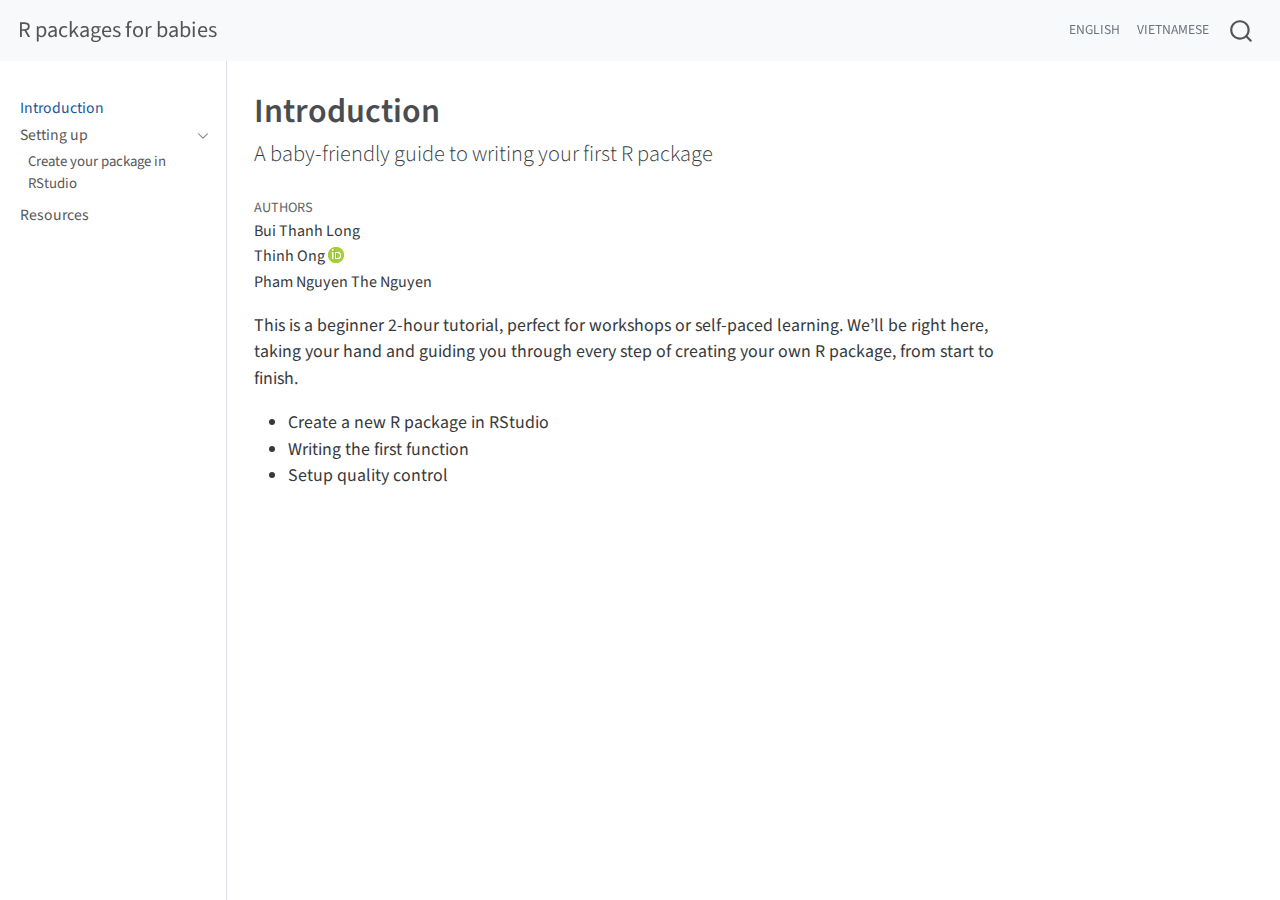
<file: docs/index.html>
<!DOCTYPE html>
<html xmlns="http://www.w3.org/1999/xhtml" lang="en" xml:lang="en"><head>

<meta charset="utf-8">
<meta name="generator" content="quarto-1.3.353">

<meta name="viewport" content="width=device-width, initial-scale=1.0, user-scalable=yes">

<meta name="author" content="Bui Thanh Long">
<meta name="author" content="Thinh Ong">
<meta name="author" content="Pham Nguyen The Nguyen">

<title>R packages for babies - Introduction</title>
<style>
code{white-space: pre-wrap;}
span.smallcaps{font-variant: small-caps;}
div.columns{display: flex; gap: min(4vw, 1.5em);}
div.column{flex: auto; overflow-x: auto;}
div.hanging-indent{margin-left: 1.5em; text-indent: -1.5em;}
ul.task-list{list-style: none;}
ul.task-list li input[type="checkbox"] {
  width: 0.8em;
  margin: 0 0.8em 0.2em -1em; /* quarto-specific, see https://github.com/quarto-dev/quarto-cli/issues/4556 */ 
  vertical-align: middle;
}
</style>


<script src="site_libs/quarto-nav/quarto-nav.js"></script>
<script src="site_libs/quarto-nav/headroom.min.js"></script>
<script src="site_libs/clipboard/clipboard.min.js"></script>
<script src="site_libs/quarto-search/autocomplete.umd.js"></script>
<script src="site_libs/quarto-search/fuse.min.js"></script>
<script src="site_libs/quarto-search/quarto-search.js"></script>
<meta name="quarto:offset" content="./">
<script src="site_libs/quarto-html/quarto.js"></script>
<script src="site_libs/quarto-html/popper.min.js"></script>
<script src="site_libs/quarto-html/tippy.umd.min.js"></script>
<script src="site_libs/quarto-html/anchor.min.js"></script>
<link href="site_libs/quarto-html/tippy.css" rel="stylesheet">
<link href="site_libs/quarto-html/quarto-syntax-highlighting.css" rel="stylesheet" id="quarto-text-highlighting-styles">
<script src="site_libs/bootstrap/bootstrap.min.js"></script>
<link href="site_libs/bootstrap/bootstrap-icons.css" rel="stylesheet">
<link href="site_libs/bootstrap/bootstrap.min.css" rel="stylesheet" id="quarto-bootstrap" data-mode="light">
<script id="quarto-search-options" type="application/json">{
  "location": "navbar",
  "copy-button": false,
  "collapse-after": 3,
  "panel-placement": "end",
  "type": "overlay",
  "limit": 20,
  "language": {
    "search-no-results-text": "No results",
    "search-matching-documents-text": "matching documents",
    "search-copy-link-title": "Copy link to search",
    "search-hide-matches-text": "Hide additional matches",
    "search-more-match-text": "more match in this document",
    "search-more-matches-text": "more matches in this document",
    "search-clear-button-title": "Clear",
    "search-detached-cancel-button-title": "Cancel",
    "search-submit-button-title": "Submit"
  }
}</script>


</head>

<body class="nav-sidebar docked nav-fixed">

<div id="quarto-search-results"></div>
  <header id="quarto-header" class="headroom fixed-top">
    <nav class="navbar navbar-expand-lg navbar-dark ">
      <div class="navbar-container container-fluid">
      <div class="navbar-brand-container">
    <a class="navbar-brand" href="./index.html">
    <span class="navbar-title">R packages for babies</span>
    </a>
  </div>
            <div id="quarto-search" class="" title="Search"></div>
          <button class="navbar-toggler" type="button" data-bs-toggle="collapse" data-bs-target="#navbarCollapse" aria-controls="navbarCollapse" aria-expanded="false" aria-label="Toggle navigation" onclick="if (window.quartoToggleHeadroom) { window.quartoToggleHeadroom(); }">
  <span class="navbar-toggler-icon"></span>
</button>
          <div class="collapse navbar-collapse" id="navbarCollapse">
            <ul class="navbar-nav navbar-nav-scroll ms-auto">
  <li class="dropdown-header">
 <span class="menu-text">English</span></li>
  <li class="dropdown-header">
 <span class="menu-text">Vietnamese</span></li>
</ul>
            <div class="quarto-navbar-tools">
</div>
          </div> <!-- /navcollapse -->
      </div> <!-- /container-fluid -->
    </nav>
  <nav class="quarto-secondary-nav">
    <div class="container-fluid d-flex">
      <button type="button" class="quarto-btn-toggle btn" data-bs-toggle="collapse" data-bs-target="#quarto-sidebar,#quarto-sidebar-glass" aria-controls="quarto-sidebar" aria-expanded="false" aria-label="Toggle sidebar navigation" onclick="if (window.quartoToggleHeadroom) { window.quartoToggleHeadroom(); }">
        <i class="bi bi-layout-text-sidebar-reverse"></i>
      </button>
      <nav class="quarto-page-breadcrumbs" aria-label="breadcrumb"><ol class="breadcrumb"><li class="breadcrumb-item"><a href="./index.html">Introduction</a></li></ol></nav>
      <a class="flex-grow-1" role="button" data-bs-toggle="collapse" data-bs-target="#quarto-sidebar,#quarto-sidebar-glass" aria-controls="quarto-sidebar" aria-expanded="false" aria-label="Toggle sidebar navigation" onclick="if (window.quartoToggleHeadroom) { window.quartoToggleHeadroom(); }">      
      </a>
    </div>
  </nav>
</header>
<!-- content -->
<div id="quarto-content" class="quarto-container page-columns page-rows-contents page-layout-article page-navbar">
<!-- sidebar -->
  <nav id="quarto-sidebar" class="sidebar collapse collapse-horizontal sidebar-navigation docked overflow-auto">
    <div class="sidebar-menu-container"> 
    <ul class="list-unstyled mt-1">
        <li class="sidebar-item">
  <div class="sidebar-item-container"> 
  <a href="./index.html" class="sidebar-item-text sidebar-link active">
 <span class="menu-text">Introduction</span></a>
  </div>
</li>
        <li class="sidebar-item sidebar-item-section">
      <div class="sidebar-item-container"> 
            <a class="sidebar-item-text sidebar-link text-start" data-bs-toggle="collapse" data-bs-target="#quarto-sidebar-section-1" aria-expanded="true">
 <span class="menu-text">Setting up</span></a>
          <a class="sidebar-item-toggle text-start" data-bs-toggle="collapse" data-bs-target="#quarto-sidebar-section-1" aria-expanded="true" aria-label="Toggle section">
            <i class="bi bi-chevron-right ms-2"></i>
          </a> 
      </div>
      <ul id="quarto-sidebar-section-1" class="collapse list-unstyled sidebar-section depth1 show">  
          <li class="sidebar-item">
  <div class="sidebar-item-container"> 
  <a href="./create-pkg.html" class="sidebar-item-text sidebar-link">
 <span class="menu-text">Create your package in RStudio</span></a>
  </div>
</li>
      </ul>
  </li>
        <li class="sidebar-item">
  <div class="sidebar-item-container"> 
  <a href="./resources.html" class="sidebar-item-text sidebar-link">
 <span class="menu-text">Resources</span></a>
  </div>
</li>
    </ul>
    </div>
</nav>
<div id="quarto-sidebar-glass" data-bs-toggle="collapse" data-bs-target="#quarto-sidebar,#quarto-sidebar-glass"></div>
<!-- margin-sidebar -->
    <div id="quarto-margin-sidebar" class="sidebar margin-sidebar">
        
    </div>
<!-- main -->
<main class="content" id="quarto-document-content">

<header id="title-block-header" class="quarto-title-block default">
<div class="quarto-title">
<h1 class="title">Introduction</h1>
<p class="subtitle lead">A baby-friendly guide to writing your first R package</p>
</div>



<div class="quarto-title-meta">

    <div>
    <div class="quarto-title-meta-heading">Authors</div>
    <div class="quarto-title-meta-contents">
             <p>Bui Thanh Long </p>
             <p><a href="https://thinhong.github.io">Thinh Ong</a> <a href="https://orcid.org/0000-0001-6772-9291" class="quarto-title-author-orcid"> <img src="[data-uri]"></a></p>
             <p>Pham Nguyen The Nguyen </p>
          </div>
  </div>
    
  
    
  </div>
  

</header>

<p>This is a beginner 2-hour tutorial, perfect for workshops or self-paced learning. We’ll be right here, taking your hand and guiding you through every step of creating your own R package, from start to finish.</p>
<ul>
<li>Create a new R package in RStudio</li>
<li>Writing the first function</li>
<li>Setup quality control</li>
</ul>



</main> <!-- /main -->
<script id="quarto-html-after-body" type="application/javascript">
window.document.addEventListener("DOMContentLoaded", function (event) {
  const toggleBodyColorMode = (bsSheetEl) => {
    const mode = bsSheetEl.getAttribute("data-mode");
    const bodyEl = window.document.querySelector("body");
    if (mode === "dark") {
      bodyEl.classList.add("quarto-dark");
      bodyEl.classList.remove("quarto-light");
    } else {
      bodyEl.classList.add("quarto-light");
      bodyEl.classList.remove("quarto-dark");
    }
  }
  const toggleBodyColorPrimary = () => {
    const bsSheetEl = window.document.querySelector("link#quarto-bootstrap");
    if (bsSheetEl) {
      toggleBodyColorMode(bsSheetEl);
    }
  }
  toggleBodyColorPrimary();  
  const icon = "";
  const anchorJS = new window.AnchorJS();
  anchorJS.options = {
    placement: 'right',
    icon: icon
  };
  anchorJS.add('.anchored');
  const isCodeAnnotation = (el) => {
    for (const clz of el.classList) {
      if (clz.startsWith('code-annotation-')) {                     
        return true;
      }
    }
    return false;
  }
  const clipboard = new window.ClipboardJS('.code-copy-button', {
    text: function(trigger) {
      const codeEl = trigger.previousElementSibling.cloneNode(true);
      for (const childEl of codeEl.children) {
        if (isCodeAnnotation(childEl)) {
          childEl.remove();
        }
      }
      return codeEl.innerText;
    }
  });
  clipboard.on('success', function(e) {
    // button target
    const button = e.trigger;
    // don't keep focus
    button.blur();
    // flash "checked"
    button.classList.add('code-copy-button-checked');
    var currentTitle = button.getAttribute("title");
    button.setAttribute("title", "Copied!");
    let tooltip;
    if (window.bootstrap) {
      button.setAttribute("data-bs-toggle", "tooltip");
      button.setAttribute("data-bs-placement", "left");
      button.setAttribute("data-bs-title", "Copied!");
      tooltip = new bootstrap.Tooltip(button, 
        { trigger: "manual", 
          customClass: "code-copy-button-tooltip",
          offset: [0, -8]});
      tooltip.show();    
    }
    setTimeout(function() {
      if (tooltip) {
        tooltip.hide();
        button.removeAttribute("data-bs-title");
        button.removeAttribute("data-bs-toggle");
        button.removeAttribute("data-bs-placement");
      }
      button.setAttribute("title", currentTitle);
      button.classList.remove('code-copy-button-checked');
    }, 1000);
    // clear code selection
    e.clearSelection();
  });
  function tippyHover(el, contentFn) {
    const config = {
      allowHTML: true,
      content: contentFn,
      maxWidth: 500,
      delay: 100,
      arrow: false,
      appendTo: function(el) {
          return el.parentElement;
      },
      interactive: true,
      interactiveBorder: 10,
      theme: 'quarto',
      placement: 'bottom-start'
    };
    window.tippy(el, config); 
  }
  const noterefs = window.document.querySelectorAll('a[role="doc-noteref"]');
  for (var i=0; i<noterefs.length; i++) {
    const ref = noterefs[i];
    tippyHover(ref, function() {
      // use id or data attribute instead here
      let href = ref.getAttribute('data-footnote-href') || ref.getAttribute('href');
      try { href = new URL(href).hash; } catch {}
      const id = href.replace(/^#\/?/, "");
      const note = window.document.getElementById(id);
      return note.innerHTML;
    });
  }
      let selectedAnnoteEl;
      const selectorForAnnotation = ( cell, annotation) => {
        let cellAttr = 'data-code-cell="' + cell + '"';
        let lineAttr = 'data-code-annotation="' +  annotation + '"';
        const selector = 'span[' + cellAttr + '][' + lineAttr + ']';
        return selector;
      }
      const selectCodeLines = (annoteEl) => {
        const doc = window.document;
        const targetCell = annoteEl.getAttribute("data-target-cell");
        const targetAnnotation = annoteEl.getAttribute("data-target-annotation");
        const annoteSpan = window.document.querySelector(selectorForAnnotation(targetCell, targetAnnotation));
        const lines = annoteSpan.getAttribute("data-code-lines").split(",");
        const lineIds = lines.map((line) => {
          return targetCell + "-" + line;
        })
        let top = null;
        let height = null;
        let parent = null;
        if (lineIds.length > 0) {
            //compute the position of the single el (top and bottom and make a div)
            const el = window.document.getElementById(lineIds[0]);
            top = el.offsetTop;
            height = el.offsetHeight;
            parent = el.parentElement.parentElement;
          if (lineIds.length > 1) {
            const lastEl = window.document.getElementById(lineIds[lineIds.length - 1]);
            const bottom = lastEl.offsetTop + lastEl.offsetHeight;
            height = bottom - top;
          }
          if (top !== null && height !== null && parent !== null) {
            // cook up a div (if necessary) and position it 
            let div = window.document.getElementById("code-annotation-line-highlight");
            if (div === null) {
              div = window.document.createElement("div");
              div.setAttribute("id", "code-annotation-line-highlight");
              div.style.position = 'absolute';
              parent.appendChild(div);
            }
            div.style.top = top - 2 + "px";
            div.style.height = height + 4 + "px";
            let gutterDiv = window.document.getElementById("code-annotation-line-highlight-gutter");
            if (gutterDiv === null) {
              gutterDiv = window.document.createElement("div");
              gutterDiv.setAttribute("id", "code-annotation-line-highlight-gutter");
              gutterDiv.style.position = 'absolute';
              const codeCell = window.document.getElementById(targetCell);
              const gutter = codeCell.querySelector('.code-annotation-gutter');
              gutter.appendChild(gutterDiv);
            }
            gutterDiv.style.top = top - 2 + "px";
            gutterDiv.style.height = height + 4 + "px";
          }
          selectedAnnoteEl = annoteEl;
        }
      };
      const unselectCodeLines = () => {
        const elementsIds = ["code-annotation-line-highlight", "code-annotation-line-highlight-gutter"];
        elementsIds.forEach((elId) => {
          const div = window.document.getElementById(elId);
          if (div) {
            div.remove();
          }
        });
        selectedAnnoteEl = undefined;
      };
      // Attach click handler to the DT
      const annoteDls = window.document.querySelectorAll('dt[data-target-cell]');
      for (const annoteDlNode of annoteDls) {
        annoteDlNode.addEventListener('click', (event) => {
          const clickedEl = event.target;
          if (clickedEl !== selectedAnnoteEl) {
            unselectCodeLines();
            const activeEl = window.document.querySelector('dt[data-target-cell].code-annotation-active');
            if (activeEl) {
              activeEl.classList.remove('code-annotation-active');
            }
            selectCodeLines(clickedEl);
            clickedEl.classList.add('code-annotation-active');
          } else {
            // Unselect the line
            unselectCodeLines();
            clickedEl.classList.remove('code-annotation-active');
          }
        });
      }
  const findCites = (el) => {
    const parentEl = el.parentElement;
    if (parentEl) {
      const cites = parentEl.dataset.cites;
      if (cites) {
        return {
          el,
          cites: cites.split(' ')
        };
      } else {
        return findCites(el.parentElement)
      }
    } else {
      return undefined;
    }
  };
  var bibliorefs = window.document.querySelectorAll('a[role="doc-biblioref"]');
  for (var i=0; i<bibliorefs.length; i++) {
    const ref = bibliorefs[i];
    const citeInfo = findCites(ref);
    if (citeInfo) {
      tippyHover(citeInfo.el, function() {
        var popup = window.document.createElement('div');
        citeInfo.cites.forEach(function(cite) {
          var citeDiv = window.document.createElement('div');
          citeDiv.classList.add('hanging-indent');
          citeDiv.classList.add('csl-entry');
          var biblioDiv = window.document.getElementById('ref-' + cite);
          if (biblioDiv) {
            citeDiv.innerHTML = biblioDiv.innerHTML;
          }
          popup.appendChild(citeDiv);
        });
        return popup.innerHTML;
      });
    }
  }
});
</script>
</div> <!-- /content -->



</body></html>
</file>
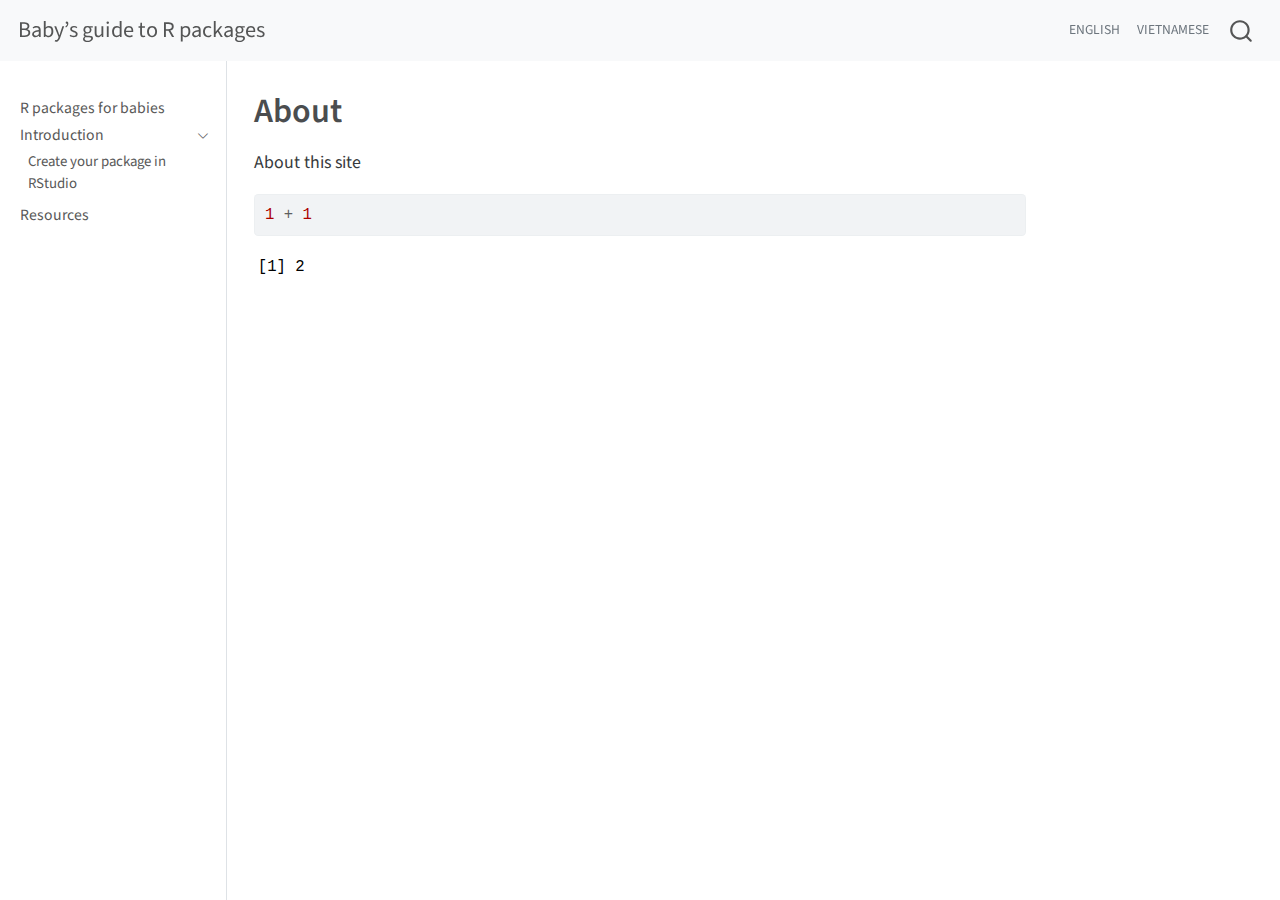
<file: docs/about.html>
<!DOCTYPE html>
<html xmlns="http://www.w3.org/1999/xhtml" lang="en" xml:lang="en"><head>

<meta charset="utf-8">
<meta name="generator" content="quarto-1.3.353">

<meta name="viewport" content="width=device-width, initial-scale=1.0, user-scalable=yes">


<title>Baby’s guide to R packages - About</title>
<style>
code{white-space: pre-wrap;}
span.smallcaps{font-variant: small-caps;}
div.columns{display: flex; gap: min(4vw, 1.5em);}
div.column{flex: auto; overflow-x: auto;}
div.hanging-indent{margin-left: 1.5em; text-indent: -1.5em;}
ul.task-list{list-style: none;}
ul.task-list li input[type="checkbox"] {
  width: 0.8em;
  margin: 0 0.8em 0.2em -1em; /* quarto-specific, see https://github.com/quarto-dev/quarto-cli/issues/4556 */ 
  vertical-align: middle;
}
/* CSS for syntax highlighting */
pre > code.sourceCode { white-space: pre; position: relative; }
pre > code.sourceCode > span { display: inline-block; line-height: 1.25; }
pre > code.sourceCode > span:empty { height: 1.2em; }
.sourceCode { overflow: visible; }
code.sourceCode > span { color: inherit; text-decoration: inherit; }
div.sourceCode { margin: 1em 0; }
pre.sourceCode { margin: 0; }
@media screen {
div.sourceCode { overflow: auto; }
}
@media print {
pre > code.sourceCode { white-space: pre-wrap; }
pre > code.sourceCode > span { text-indent: -5em; padding-left: 5em; }
}
pre.numberSource code
  { counter-reset: source-line 0; }
pre.numberSource code > span
  { position: relative; left: -4em; counter-increment: source-line; }
pre.numberSource code > span > a:first-child::before
  { content: counter(source-line);
    position: relative; left: -1em; text-align: right; vertical-align: baseline;
    border: none; display: inline-block;
    -webkit-touch-callout: none; -webkit-user-select: none;
    -khtml-user-select: none; -moz-user-select: none;
    -ms-user-select: none; user-select: none;
    padding: 0 4px; width: 4em;
  }
pre.numberSource { margin-left: 3em;  padding-left: 4px; }
div.sourceCode
  {   }
@media screen {
pre > code.sourceCode > span > a:first-child::before { text-decoration: underline; }
}
</style>


<script src="site_libs/quarto-nav/quarto-nav.js"></script>
<script src="site_libs/quarto-nav/headroom.min.js"></script>
<script src="site_libs/clipboard/clipboard.min.js"></script>
<script src="site_libs/quarto-search/autocomplete.umd.js"></script>
<script src="site_libs/quarto-search/fuse.min.js"></script>
<script src="site_libs/quarto-search/quarto-search.js"></script>
<meta name="quarto:offset" content="./">
<script src="site_libs/quarto-html/quarto.js"></script>
<script src="site_libs/quarto-html/popper.min.js"></script>
<script src="site_libs/quarto-html/tippy.umd.min.js"></script>
<script src="site_libs/quarto-html/anchor.min.js"></script>
<link href="site_libs/quarto-html/tippy.css" rel="stylesheet">
<link href="site_libs/quarto-html/quarto-syntax-highlighting.css" rel="stylesheet" id="quarto-text-highlighting-styles">
<script src="site_libs/bootstrap/bootstrap.min.js"></script>
<link href="site_libs/bootstrap/bootstrap-icons.css" rel="stylesheet">
<link href="site_libs/bootstrap/bootstrap.min.css" rel="stylesheet" id="quarto-bootstrap" data-mode="light">
<script id="quarto-search-options" type="application/json">{
  "location": "navbar",
  "copy-button": false,
  "collapse-after": 3,
  "panel-placement": "end",
  "type": "overlay",
  "limit": 20,
  "language": {
    "search-no-results-text": "No results",
    "search-matching-documents-text": "matching documents",
    "search-copy-link-title": "Copy link to search",
    "search-hide-matches-text": "Hide additional matches",
    "search-more-match-text": "more match in this document",
    "search-more-matches-text": "more matches in this document",
    "search-clear-button-title": "Clear",
    "search-detached-cancel-button-title": "Cancel",
    "search-submit-button-title": "Submit"
  }
}</script>


</head>

<body class="nav-sidebar docked nav-fixed">

<div id="quarto-search-results"></div>
  <header id="quarto-header" class="headroom fixed-top">
    <nav class="navbar navbar-expand-lg navbar-dark ">
      <div class="navbar-container container-fluid">
      <div class="navbar-brand-container">
    <a class="navbar-brand" href="./index.html">
    <span class="navbar-title">Baby’s guide to R packages</span>
    </a>
  </div>
            <div id="quarto-search" class="" title="Search"></div>
          <button class="navbar-toggler" type="button" data-bs-toggle="collapse" data-bs-target="#navbarCollapse" aria-controls="navbarCollapse" aria-expanded="false" aria-label="Toggle navigation" onclick="if (window.quartoToggleHeadroom) { window.quartoToggleHeadroom(); }">
  <span class="navbar-toggler-icon"></span>
</button>
          <div class="collapse navbar-collapse" id="navbarCollapse">
            <ul class="navbar-nav navbar-nav-scroll ms-auto">
  <li class="dropdown-header">
 <span class="menu-text">English</span></li>
  <li class="dropdown-header">
 <span class="menu-text">Vietnamese</span></li>
</ul>
            <div class="quarto-navbar-tools">
</div>
          </div> <!-- /navcollapse -->
      </div> <!-- /container-fluid -->
    </nav>
  <nav class="quarto-secondary-nav">
    <div class="container-fluid d-flex">
      <button type="button" class="quarto-btn-toggle btn" data-bs-toggle="collapse" data-bs-target="#quarto-sidebar,#quarto-sidebar-glass" aria-controls="quarto-sidebar" aria-expanded="false" aria-label="Toggle sidebar navigation" onclick="if (window.quartoToggleHeadroom) { window.quartoToggleHeadroom(); }">
        <i class="bi bi-layout-text-sidebar-reverse"></i>
      </button>
      <nav class="quarto-page-breadcrumbs" aria-label="breadcrumb"><ol class="breadcrumb"><li class="breadcrumb-item">About</li></ol></nav>
      <a class="flex-grow-1" role="button" data-bs-toggle="collapse" data-bs-target="#quarto-sidebar,#quarto-sidebar-glass" aria-controls="quarto-sidebar" aria-expanded="false" aria-label="Toggle sidebar navigation" onclick="if (window.quartoToggleHeadroom) { window.quartoToggleHeadroom(); }">      
      </a>
    </div>
  </nav>
</header>
<!-- content -->
<div id="quarto-content" class="quarto-container page-columns page-rows-contents page-layout-article page-navbar">
<!-- sidebar -->
  <nav id="quarto-sidebar" class="sidebar collapse collapse-horizontal sidebar-navigation docked overflow-auto">
    <div class="sidebar-menu-container"> 
    <ul class="list-unstyled mt-1">
        <li class="sidebar-item">
  <div class="sidebar-item-container"> 
  <a href="./index.html" class="sidebar-item-text sidebar-link">
 <span class="menu-text">R packages for babies</span></a>
  </div>
</li>
        <li class="sidebar-item sidebar-item-section">
      <div class="sidebar-item-container"> 
            <a class="sidebar-item-text sidebar-link text-start" data-bs-toggle="collapse" data-bs-target="#quarto-sidebar-section-1" aria-expanded="true">
 <span class="menu-text">Introduction</span></a>
          <a class="sidebar-item-toggle text-start" data-bs-toggle="collapse" data-bs-target="#quarto-sidebar-section-1" aria-expanded="true" aria-label="Toggle section">
            <i class="bi bi-chevron-right ms-2"></i>
          </a> 
      </div>
      <ul id="quarto-sidebar-section-1" class="collapse list-unstyled sidebar-section depth1 show">  
          <li class="sidebar-item">
  <div class="sidebar-item-container"> 
  <a href="./create-pkg.html" class="sidebar-item-text sidebar-link">
 <span class="menu-text">Create your package in RStudio</span></a>
  </div>
</li>
      </ul>
  </li>
        <li class="sidebar-item">
  <div class="sidebar-item-container"> 
  <a href="./resources.html" class="sidebar-item-text sidebar-link">
 <span class="menu-text">Resources</span></a>
  </div>
</li>
    </ul>
    </div>
</nav>
<div id="quarto-sidebar-glass" data-bs-toggle="collapse" data-bs-target="#quarto-sidebar,#quarto-sidebar-glass"></div>
<!-- margin-sidebar -->
    <div id="quarto-margin-sidebar" class="sidebar margin-sidebar">
        
    </div>
<!-- main -->
<main class="content" id="quarto-document-content">

<header id="title-block-header" class="quarto-title-block default">
<div class="quarto-title">
<h1 class="title">About</h1>
</div>



<div class="quarto-title-meta">

    
  
    
  </div>
  

</header>

<p>About this site</p>
<div class="cell">
<div class="sourceCode cell-code" id="cb1"><pre class="sourceCode r code-with-copy"><code class="sourceCode r"><span id="cb1-1"><a href="#cb1-1" aria-hidden="true" tabindex="-1"></a><span class="dv">1</span> <span class="sc">+</span> <span class="dv">1</span></span></code><button title="Copy to Clipboard" class="code-copy-button"><i class="bi"></i></button></pre></div>
<div class="cell-output cell-output-stdout">
<pre><code>[1] 2</code></pre>
</div>
</div>



</main> <!-- /main -->
<script id="quarto-html-after-body" type="application/javascript">
window.document.addEventListener("DOMContentLoaded", function (event) {
  const toggleBodyColorMode = (bsSheetEl) => {
    const mode = bsSheetEl.getAttribute("data-mode");
    const bodyEl = window.document.querySelector("body");
    if (mode === "dark") {
      bodyEl.classList.add("quarto-dark");
      bodyEl.classList.remove("quarto-light");
    } else {
      bodyEl.classList.add("quarto-light");
      bodyEl.classList.remove("quarto-dark");
    }
  }
  const toggleBodyColorPrimary = () => {
    const bsSheetEl = window.document.querySelector("link#quarto-bootstrap");
    if (bsSheetEl) {
      toggleBodyColorMode(bsSheetEl);
    }
  }
  toggleBodyColorPrimary();  
  const icon = "";
  const anchorJS = new window.AnchorJS();
  anchorJS.options = {
    placement: 'right',
    icon: icon
  };
  anchorJS.add('.anchored');
  const isCodeAnnotation = (el) => {
    for (const clz of el.classList) {
      if (clz.startsWith('code-annotation-')) {                     
        return true;
      }
    }
    return false;
  }
  const clipboard = new window.ClipboardJS('.code-copy-button', {
    text: function(trigger) {
      const codeEl = trigger.previousElementSibling.cloneNode(true);
      for (const childEl of codeEl.children) {
        if (isCodeAnnotation(childEl)) {
          childEl.remove();
        }
      }
      return codeEl.innerText;
    }
  });
  clipboard.on('success', function(e) {
    // button target
    const button = e.trigger;
    // don't keep focus
    button.blur();
    // flash "checked"
    button.classList.add('code-copy-button-checked');
    var currentTitle = button.getAttribute("title");
    button.setAttribute("title", "Copied!");
    let tooltip;
    if (window.bootstrap) {
      button.setAttribute("data-bs-toggle", "tooltip");
      button.setAttribute("data-bs-placement", "left");
      button.setAttribute("data-bs-title", "Copied!");
      tooltip = new bootstrap.Tooltip(button, 
        { trigger: "manual", 
          customClass: "code-copy-button-tooltip",
          offset: [0, -8]});
      tooltip.show();    
    }
    setTimeout(function() {
      if (tooltip) {
        tooltip.hide();
        button.removeAttribute("data-bs-title");
        button.removeAttribute("data-bs-toggle");
        button.removeAttribute("data-bs-placement");
      }
      button.setAttribute("title", currentTitle);
      button.classList.remove('code-copy-button-checked');
    }, 1000);
    // clear code selection
    e.clearSelection();
  });
  function tippyHover(el, contentFn) {
    const config = {
      allowHTML: true,
      content: contentFn,
      maxWidth: 500,
      delay: 100,
      arrow: false,
      appendTo: function(el) {
          return el.parentElement;
      },
      interactive: true,
      interactiveBorder: 10,
      theme: 'quarto',
      placement: 'bottom-start'
    };
    window.tippy(el, config); 
  }
  const noterefs = window.document.querySelectorAll('a[role="doc-noteref"]');
  for (var i=0; i<noterefs.length; i++) {
    const ref = noterefs[i];
    tippyHover(ref, function() {
      // use id or data attribute instead here
      let href = ref.getAttribute('data-footnote-href') || ref.getAttribute('href');
      try { href = new URL(href).hash; } catch {}
      const id = href.replace(/^#\/?/, "");
      const note = window.document.getElementById(id);
      return note.innerHTML;
    });
  }
      let selectedAnnoteEl;
      const selectorForAnnotation = ( cell, annotation) => {
        let cellAttr = 'data-code-cell="' + cell + '"';
        let lineAttr = 'data-code-annotation="' +  annotation + '"';
        const selector = 'span[' + cellAttr + '][' + lineAttr + ']';
        return selector;
      }
      const selectCodeLines = (annoteEl) => {
        const doc = window.document;
        const targetCell = annoteEl.getAttribute("data-target-cell");
        const targetAnnotation = annoteEl.getAttribute("data-target-annotation");
        const annoteSpan = window.document.querySelector(selectorForAnnotation(targetCell, targetAnnotation));
        const lines = annoteSpan.getAttribute("data-code-lines").split(",");
        const lineIds = lines.map((line) => {
          return targetCell + "-" + line;
        })
        let top = null;
        let height = null;
        let parent = null;
        if (lineIds.length > 0) {
            //compute the position of the single el (top and bottom and make a div)
            const el = window.document.getElementById(lineIds[0]);
            top = el.offsetTop;
            height = el.offsetHeight;
            parent = el.parentElement.parentElement;
          if (lineIds.length > 1) {
            const lastEl = window.document.getElementById(lineIds[lineIds.length - 1]);
            const bottom = lastEl.offsetTop + lastEl.offsetHeight;
            height = bottom - top;
          }
          if (top !== null && height !== null && parent !== null) {
            // cook up a div (if necessary) and position it 
            let div = window.document.getElementById("code-annotation-line-highlight");
            if (div === null) {
              div = window.document.createElement("div");
              div.setAttribute("id", "code-annotation-line-highlight");
              div.style.position = 'absolute';
              parent.appendChild(div);
            }
            div.style.top = top - 2 + "px";
            div.style.height = height + 4 + "px";
            let gutterDiv = window.document.getElementById("code-annotation-line-highlight-gutter");
            if (gutterDiv === null) {
              gutterDiv = window.document.createElement("div");
              gutterDiv.setAttribute("id", "code-annotation-line-highlight-gutter");
              gutterDiv.style.position = 'absolute';
              const codeCell = window.document.getElementById(targetCell);
              const gutter = codeCell.querySelector('.code-annotation-gutter');
              gutter.appendChild(gutterDiv);
            }
            gutterDiv.style.top = top - 2 + "px";
            gutterDiv.style.height = height + 4 + "px";
          }
          selectedAnnoteEl = annoteEl;
        }
      };
      const unselectCodeLines = () => {
        const elementsIds = ["code-annotation-line-highlight", "code-annotation-line-highlight-gutter"];
        elementsIds.forEach((elId) => {
          const div = window.document.getElementById(elId);
          if (div) {
            div.remove();
          }
        });
        selectedAnnoteEl = undefined;
      };
      // Attach click handler to the DT
      const annoteDls = window.document.querySelectorAll('dt[data-target-cell]');
      for (const annoteDlNode of annoteDls) {
        annoteDlNode.addEventListener('click', (event) => {
          const clickedEl = event.target;
          if (clickedEl !== selectedAnnoteEl) {
            unselectCodeLines();
            const activeEl = window.document.querySelector('dt[data-target-cell].code-annotation-active');
            if (activeEl) {
              activeEl.classList.remove('code-annotation-active');
            }
            selectCodeLines(clickedEl);
            clickedEl.classList.add('code-annotation-active');
          } else {
            // Unselect the line
            unselectCodeLines();
            clickedEl.classList.remove('code-annotation-active');
          }
        });
      }
  const findCites = (el) => {
    const parentEl = el.parentElement;
    if (parentEl) {
      const cites = parentEl.dataset.cites;
      if (cites) {
        return {
          el,
          cites: cites.split(' ')
        };
      } else {
        return findCites(el.parentElement)
      }
    } else {
      return undefined;
    }
  };
  var bibliorefs = window.document.querySelectorAll('a[role="doc-biblioref"]');
  for (var i=0; i<bibliorefs.length; i++) {
    const ref = bibliorefs[i];
    const citeInfo = findCites(ref);
    if (citeInfo) {
      tippyHover(citeInfo.el, function() {
        var popup = window.document.createElement('div');
        citeInfo.cites.forEach(function(cite) {
          var citeDiv = window.document.createElement('div');
          citeDiv.classList.add('hanging-indent');
          citeDiv.classList.add('csl-entry');
          var biblioDiv = window.document.getElementById('ref-' + cite);
          if (biblioDiv) {
            citeDiv.innerHTML = biblioDiv.innerHTML;
          }
          popup.appendChild(citeDiv);
        });
        return popup.innerHTML;
      });
    }
  }
});
</script>
</div> <!-- /content -->



</body></html>
</file>
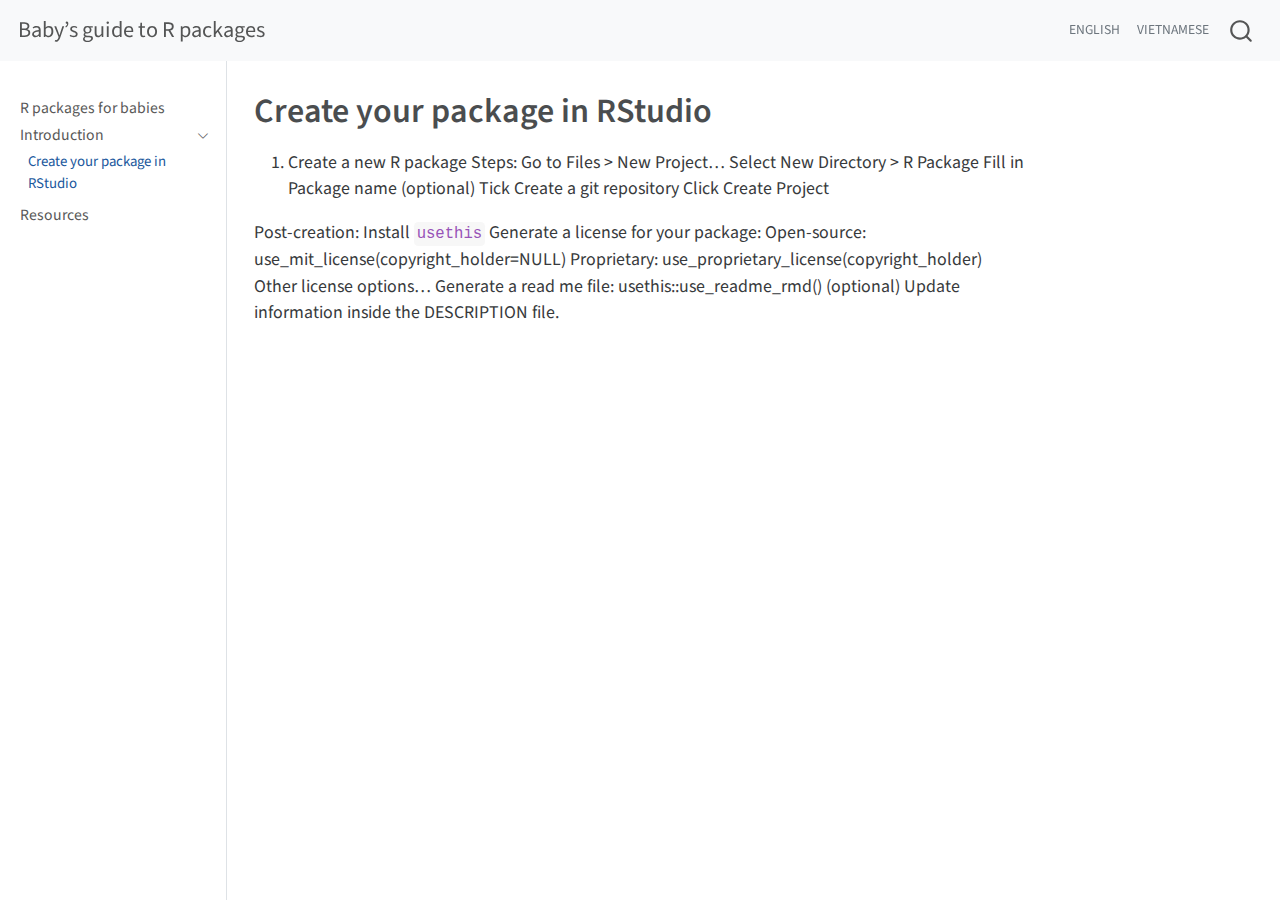
<file: docs/create-pkg.html>
<!DOCTYPE html>
<html xmlns="http://www.w3.org/1999/xhtml" lang="en" xml:lang="en"><head>

<meta charset="utf-8">
<meta name="generator" content="quarto-1.3.353">

<meta name="viewport" content="width=device-width, initial-scale=1.0, user-scalable=yes">


<title>Baby’s guide to R packages - Create your package in RStudio</title>
<style>
code{white-space: pre-wrap;}
span.smallcaps{font-variant: small-caps;}
div.columns{display: flex; gap: min(4vw, 1.5em);}
div.column{flex: auto; overflow-x: auto;}
div.hanging-indent{margin-left: 1.5em; text-indent: -1.5em;}
ul.task-list{list-style: none;}
ul.task-list li input[type="checkbox"] {
  width: 0.8em;
  margin: 0 0.8em 0.2em -1em; /* quarto-specific, see https://github.com/quarto-dev/quarto-cli/issues/4556 */ 
  vertical-align: middle;
}
</style>


<script src="site_libs/quarto-nav/quarto-nav.js"></script>
<script src="site_libs/quarto-nav/headroom.min.js"></script>
<script src="site_libs/clipboard/clipboard.min.js"></script>
<script src="site_libs/quarto-search/autocomplete.umd.js"></script>
<script src="site_libs/quarto-search/fuse.min.js"></script>
<script src="site_libs/quarto-search/quarto-search.js"></script>
<meta name="quarto:offset" content="./">
<script src="site_libs/quarto-html/quarto.js"></script>
<script src="site_libs/quarto-html/popper.min.js"></script>
<script src="site_libs/quarto-html/tippy.umd.min.js"></script>
<script src="site_libs/quarto-html/anchor.min.js"></script>
<link href="site_libs/quarto-html/tippy.css" rel="stylesheet">
<link href="site_libs/quarto-html/quarto-syntax-highlighting.css" rel="stylesheet" id="quarto-text-highlighting-styles">
<script src="site_libs/bootstrap/bootstrap.min.js"></script>
<link href="site_libs/bootstrap/bootstrap-icons.css" rel="stylesheet">
<link href="site_libs/bootstrap/bootstrap.min.css" rel="stylesheet" id="quarto-bootstrap" data-mode="light">
<script id="quarto-search-options" type="application/json">{
  "location": "navbar",
  "copy-button": false,
  "collapse-after": 3,
  "panel-placement": "end",
  "type": "overlay",
  "limit": 20,
  "language": {
    "search-no-results-text": "No results",
    "search-matching-documents-text": "matching documents",
    "search-copy-link-title": "Copy link to search",
    "search-hide-matches-text": "Hide additional matches",
    "search-more-match-text": "more match in this document",
    "search-more-matches-text": "more matches in this document",
    "search-clear-button-title": "Clear",
    "search-detached-cancel-button-title": "Cancel",
    "search-submit-button-title": "Submit"
  }
}</script>


</head>

<body class="nav-sidebar docked nav-fixed">

<div id="quarto-search-results"></div>
  <header id="quarto-header" class="headroom fixed-top">
    <nav class="navbar navbar-expand-lg navbar-dark ">
      <div class="navbar-container container-fluid">
      <div class="navbar-brand-container">
    <a class="navbar-brand" href="./index.html">
    <span class="navbar-title">Baby’s guide to R packages</span>
    </a>
  </div>
            <div id="quarto-search" class="" title="Search"></div>
          <button class="navbar-toggler" type="button" data-bs-toggle="collapse" data-bs-target="#navbarCollapse" aria-controls="navbarCollapse" aria-expanded="false" aria-label="Toggle navigation" onclick="if (window.quartoToggleHeadroom) { window.quartoToggleHeadroom(); }">
  <span class="navbar-toggler-icon"></span>
</button>
          <div class="collapse navbar-collapse" id="navbarCollapse">
            <ul class="navbar-nav navbar-nav-scroll ms-auto">
  <li class="dropdown-header">
 <span class="menu-text">English</span></li>
  <li class="dropdown-header">
 <span class="menu-text">Vietnamese</span></li>
</ul>
            <div class="quarto-navbar-tools">
</div>
          </div> <!-- /navcollapse -->
      </div> <!-- /container-fluid -->
    </nav>
  <nav class="quarto-secondary-nav">
    <div class="container-fluid d-flex">
      <button type="button" class="quarto-btn-toggle btn" data-bs-toggle="collapse" data-bs-target="#quarto-sidebar,#quarto-sidebar-glass" aria-controls="quarto-sidebar" aria-expanded="false" aria-label="Toggle sidebar navigation" onclick="if (window.quartoToggleHeadroom) { window.quartoToggleHeadroom(); }">
        <i class="bi bi-layout-text-sidebar-reverse"></i>
      </button>
      <nav class="quarto-page-breadcrumbs" aria-label="breadcrumb"><ol class="breadcrumb"><li class="breadcrumb-item"><a href="./create-pkg.html">Introduction</a></li><li class="breadcrumb-item"><a href="./create-pkg.html">Create your package in RStudio</a></li></ol></nav>
      <a class="flex-grow-1" role="button" data-bs-toggle="collapse" data-bs-target="#quarto-sidebar,#quarto-sidebar-glass" aria-controls="quarto-sidebar" aria-expanded="false" aria-label="Toggle sidebar navigation" onclick="if (window.quartoToggleHeadroom) { window.quartoToggleHeadroom(); }">      
      </a>
    </div>
  </nav>
</header>
<!-- content -->
<div id="quarto-content" class="quarto-container page-columns page-rows-contents page-layout-article page-navbar">
<!-- sidebar -->
  <nav id="quarto-sidebar" class="sidebar collapse collapse-horizontal sidebar-navigation docked overflow-auto">
    <div class="sidebar-menu-container"> 
    <ul class="list-unstyled mt-1">
        <li class="sidebar-item">
  <div class="sidebar-item-container"> 
  <a href="./index.html" class="sidebar-item-text sidebar-link">
 <span class="menu-text">R packages for babies</span></a>
  </div>
</li>
        <li class="sidebar-item sidebar-item-section">
      <div class="sidebar-item-container"> 
            <a class="sidebar-item-text sidebar-link text-start" data-bs-toggle="collapse" data-bs-target="#quarto-sidebar-section-1" aria-expanded="true">
 <span class="menu-text">Introduction</span></a>
          <a class="sidebar-item-toggle text-start" data-bs-toggle="collapse" data-bs-target="#quarto-sidebar-section-1" aria-expanded="true" aria-label="Toggle section">
            <i class="bi bi-chevron-right ms-2"></i>
          </a> 
      </div>
      <ul id="quarto-sidebar-section-1" class="collapse list-unstyled sidebar-section depth1 show">  
          <li class="sidebar-item">
  <div class="sidebar-item-container"> 
  <a href="./create-pkg.html" class="sidebar-item-text sidebar-link active">
 <span class="menu-text">Create your package in RStudio</span></a>
  </div>
</li>
      </ul>
  </li>
        <li class="sidebar-item">
  <div class="sidebar-item-container"> 
  <a href="./resources.html" class="sidebar-item-text sidebar-link">
 <span class="menu-text">Resources</span></a>
  </div>
</li>
    </ul>
    </div>
</nav>
<div id="quarto-sidebar-glass" data-bs-toggle="collapse" data-bs-target="#quarto-sidebar,#quarto-sidebar-glass"></div>
<!-- margin-sidebar -->
    <div id="quarto-margin-sidebar" class="sidebar margin-sidebar">
        
    </div>
<!-- main -->
<main class="content" id="quarto-document-content">

<header id="title-block-header" class="quarto-title-block default">
<div class="quarto-title">
<h1 class="title">Create your package in RStudio</h1>
</div>



<div class="quarto-title-meta">

    
  
    
  </div>
  

</header>

<ol type="1">
<li>Create a new R package Steps: Go to Files &gt; New Project… Select New Directory &gt; R Package Fill in Package name (optional) Tick Create a git repository Click Create Project</li>
</ol>
<p>Post-creation: Install <code>usethis</code> Generate a license for your package: Open-source: use_mit_license(copyright_holder=NULL) Proprietary: use_proprietary_license(copyright_holder) Other license options… Generate a read me file: usethis::use_readme_rmd() (optional) Update information inside the DESCRIPTION file.</p>



</main> <!-- /main -->
<script id="quarto-html-after-body" type="application/javascript">
window.document.addEventListener("DOMContentLoaded", function (event) {
  const toggleBodyColorMode = (bsSheetEl) => {
    const mode = bsSheetEl.getAttribute("data-mode");
    const bodyEl = window.document.querySelector("body");
    if (mode === "dark") {
      bodyEl.classList.add("quarto-dark");
      bodyEl.classList.remove("quarto-light");
    } else {
      bodyEl.classList.add("quarto-light");
      bodyEl.classList.remove("quarto-dark");
    }
  }
  const toggleBodyColorPrimary = () => {
    const bsSheetEl = window.document.querySelector("link#quarto-bootstrap");
    if (bsSheetEl) {
      toggleBodyColorMode(bsSheetEl);
    }
  }
  toggleBodyColorPrimary();  
  const icon = "";
  const anchorJS = new window.AnchorJS();
  anchorJS.options = {
    placement: 'right',
    icon: icon
  };
  anchorJS.add('.anchored');
  const isCodeAnnotation = (el) => {
    for (const clz of el.classList) {
      if (clz.startsWith('code-annotation-')) {                     
        return true;
      }
    }
    return false;
  }
  const clipboard = new window.ClipboardJS('.code-copy-button', {
    text: function(trigger) {
      const codeEl = trigger.previousElementSibling.cloneNode(true);
      for (const childEl of codeEl.children) {
        if (isCodeAnnotation(childEl)) {
          childEl.remove();
        }
      }
      return codeEl.innerText;
    }
  });
  clipboard.on('success', function(e) {
    // button target
    const button = e.trigger;
    // don't keep focus
    button.blur();
    // flash "checked"
    button.classList.add('code-copy-button-checked');
    var currentTitle = button.getAttribute("title");
    button.setAttribute("title", "Copied!");
    let tooltip;
    if (window.bootstrap) {
      button.setAttribute("data-bs-toggle", "tooltip");
      button.setAttribute("data-bs-placement", "left");
      button.setAttribute("data-bs-title", "Copied!");
      tooltip = new bootstrap.Tooltip(button, 
        { trigger: "manual", 
          customClass: "code-copy-button-tooltip",
          offset: [0, -8]});
      tooltip.show();    
    }
    setTimeout(function() {
      if (tooltip) {
        tooltip.hide();
        button.removeAttribute("data-bs-title");
        button.removeAttribute("data-bs-toggle");
        button.removeAttribute("data-bs-placement");
      }
      button.setAttribute("title", currentTitle);
      button.classList.remove('code-copy-button-checked');
    }, 1000);
    // clear code selection
    e.clearSelection();
  });
  function tippyHover(el, contentFn) {
    const config = {
      allowHTML: true,
      content: contentFn,
      maxWidth: 500,
      delay: 100,
      arrow: false,
      appendTo: function(el) {
          return el.parentElement;
      },
      interactive: true,
      interactiveBorder: 10,
      theme: 'quarto',
      placement: 'bottom-start'
    };
    window.tippy(el, config); 
  }
  const noterefs = window.document.querySelectorAll('a[role="doc-noteref"]');
  for (var i=0; i<noterefs.length; i++) {
    const ref = noterefs[i];
    tippyHover(ref, function() {
      // use id or data attribute instead here
      let href = ref.getAttribute('data-footnote-href') || ref.getAttribute('href');
      try { href = new URL(href).hash; } catch {}
      const id = href.replace(/^#\/?/, "");
      const note = window.document.getElementById(id);
      return note.innerHTML;
    });
  }
      let selectedAnnoteEl;
      const selectorForAnnotation = ( cell, annotation) => {
        let cellAttr = 'data-code-cell="' + cell + '"';
        let lineAttr = 'data-code-annotation="' +  annotation + '"';
        const selector = 'span[' + cellAttr + '][' + lineAttr + ']';
        return selector;
      }
      const selectCodeLines = (annoteEl) => {
        const doc = window.document;
        const targetCell = annoteEl.getAttribute("data-target-cell");
        const targetAnnotation = annoteEl.getAttribute("data-target-annotation");
        const annoteSpan = window.document.querySelector(selectorForAnnotation(targetCell, targetAnnotation));
        const lines = annoteSpan.getAttribute("data-code-lines").split(",");
        const lineIds = lines.map((line) => {
          return targetCell + "-" + line;
        })
        let top = null;
        let height = null;
        let parent = null;
        if (lineIds.length > 0) {
            //compute the position of the single el (top and bottom and make a div)
            const el = window.document.getElementById(lineIds[0]);
            top = el.offsetTop;
            height = el.offsetHeight;
            parent = el.parentElement.parentElement;
          if (lineIds.length > 1) {
            const lastEl = window.document.getElementById(lineIds[lineIds.length - 1]);
            const bottom = lastEl.offsetTop + lastEl.offsetHeight;
            height = bottom - top;
          }
          if (top !== null && height !== null && parent !== null) {
            // cook up a div (if necessary) and position it 
            let div = window.document.getElementById("code-annotation-line-highlight");
            if (div === null) {
              div = window.document.createElement("div");
              div.setAttribute("id", "code-annotation-line-highlight");
              div.style.position = 'absolute';
              parent.appendChild(div);
            }
            div.style.top = top - 2 + "px";
            div.style.height = height + 4 + "px";
            let gutterDiv = window.document.getElementById("code-annotation-line-highlight-gutter");
            if (gutterDiv === null) {
              gutterDiv = window.document.createElement("div");
              gutterDiv.setAttribute("id", "code-annotation-line-highlight-gutter");
              gutterDiv.style.position = 'absolute';
              const codeCell = window.document.getElementById(targetCell);
              const gutter = codeCell.querySelector('.code-annotation-gutter');
              gutter.appendChild(gutterDiv);
            }
            gutterDiv.style.top = top - 2 + "px";
            gutterDiv.style.height = height + 4 + "px";
          }
          selectedAnnoteEl = annoteEl;
        }
      };
      const unselectCodeLines = () => {
        const elementsIds = ["code-annotation-line-highlight", "code-annotation-line-highlight-gutter"];
        elementsIds.forEach((elId) => {
          const div = window.document.getElementById(elId);
          if (div) {
            div.remove();
          }
        });
        selectedAnnoteEl = undefined;
      };
      // Attach click handler to the DT
      const annoteDls = window.document.querySelectorAll('dt[data-target-cell]');
      for (const annoteDlNode of annoteDls) {
        annoteDlNode.addEventListener('click', (event) => {
          const clickedEl = event.target;
          if (clickedEl !== selectedAnnoteEl) {
            unselectCodeLines();
            const activeEl = window.document.querySelector('dt[data-target-cell].code-annotation-active');
            if (activeEl) {
              activeEl.classList.remove('code-annotation-active');
            }
            selectCodeLines(clickedEl);
            clickedEl.classList.add('code-annotation-active');
          } else {
            // Unselect the line
            unselectCodeLines();
            clickedEl.classList.remove('code-annotation-active');
          }
        });
      }
  const findCites = (el) => {
    const parentEl = el.parentElement;
    if (parentEl) {
      const cites = parentEl.dataset.cites;
      if (cites) {
        return {
          el,
          cites: cites.split(' ')
        };
      } else {
        return findCites(el.parentElement)
      }
    } else {
      return undefined;
    }
  };
  var bibliorefs = window.document.querySelectorAll('a[role="doc-biblioref"]');
  for (var i=0; i<bibliorefs.length; i++) {
    const ref = bibliorefs[i];
    const citeInfo = findCites(ref);
    if (citeInfo) {
      tippyHover(citeInfo.el, function() {
        var popup = window.document.createElement('div');
        citeInfo.cites.forEach(function(cite) {
          var citeDiv = window.document.createElement('div');
          citeDiv.classList.add('hanging-indent');
          citeDiv.classList.add('csl-entry');
          var biblioDiv = window.document.getElementById('ref-' + cite);
          if (biblioDiv) {
            citeDiv.innerHTML = biblioDiv.innerHTML;
          }
          popup.appendChild(citeDiv);
        });
        return popup.innerHTML;
      });
    }
  }
});
</script>
</div> <!-- /content -->



</body></html>
</file>
<file: docs/site_libs/quarto-html/tippy.css>
.tippy-box[data-animation=fade][data-state=hidden]{opacity:0}[data-tippy-root]{max-width:calc(100vw - 10px)}.tippy-box{position:relative;background-color:#333;color:#fff;border-radius:4px;font-size:14px;line-height:1.4;white-space:normal;outline:0;transition-property:transform,visibility,opacity}.tippy-box[data-placement^=top]>.tippy-arrow{bottom:0}.tippy-box[data-placement^=top]>.tippy-arrow:before{bottom:-7px;left:0;border-width:8px 8px 0;border-top-color:initial;transform-origin:center top}.tippy-box[data-placement^=bottom]>.tippy-arrow{top:0}.tippy-box[data-placement^=bottom]>.tippy-arrow:before{top:-7px;left:0;border-width:0 8px 8px;border-bottom-color:initial;transform-origin:center bottom}.tippy-box[data-placement^=left]>.tippy-arrow{right:0}.tippy-box[data-placement^=left]>.tippy-arrow:before{border-width:8px 0 8px 8px;border-left-color:initial;right:-7px;transform-origin:center left}.tippy-box[data-placement^=right]>.tippy-arrow{left:0}.tippy-box[data-placement^=right]>.tippy-arrow:before{left:-7px;border-width:8px 8px 8px 0;border-right-color:initial;transform-origin:center right}.tippy-box[data-inertia][data-state=visible]{transition-timing-function:cubic-bezier(.54,1.5,.38,1.11)}.tippy-arrow{width:16px;height:16px;color:#333}.tippy-arrow:before{content:"";position:absolute;border-color:transparent;border-style:solid}.tippy-content{position:relative;padding:5px 9px;z-index:1}
</file>
<file: docs/site_libs/quarto-html/quarto-syntax-highlighting.css>
/* quarto syntax highlight colors */
:root {
  --quarto-hl-ot-color: #003B4F;
  --quarto-hl-at-color: #657422;
  --quarto-hl-ss-color: #20794D;
  --quarto-hl-an-color: #5E5E5E;
  --quarto-hl-fu-color: #4758AB;
  --quarto-hl-st-color: #20794D;
  --quarto-hl-cf-color: #003B4F;
  --quarto-hl-op-color: #5E5E5E;
  --quarto-hl-er-color: #AD0000;
  --quarto-hl-bn-color: #AD0000;
  --quarto-hl-al-color: #AD0000;
  --quarto-hl-va-color: #111111;
  --quarto-hl-bu-color: inherit;
  --quarto-hl-ex-color: inherit;
  --quarto-hl-pp-color: #AD0000;
  --quarto-hl-in-color: #5E5E5E;
  --quarto-hl-vs-color: #20794D;
  --quarto-hl-wa-color: #5E5E5E;
  --quarto-hl-do-color: #5E5E5E;
  --quarto-hl-im-color: #00769E;
  --quarto-hl-ch-color: #20794D;
  --quarto-hl-dt-color: #AD0000;
  --quarto-hl-fl-color: #AD0000;
  --quarto-hl-co-color: #5E5E5E;
  --quarto-hl-cv-color: #5E5E5E;
  --quarto-hl-cn-color: #8f5902;
  --quarto-hl-sc-color: #5E5E5E;
  --quarto-hl-dv-color: #AD0000;
  --quarto-hl-kw-color: #003B4F;
}

/* other quarto variables */
:root {
  --quarto-font-monospace: SFMono-Regular, Menlo, Monaco, Consolas, "Liberation Mono", "Courier New", monospace;
}

pre > code.sourceCode > span {
  color: #003B4F;
}

code span {
  color: #003B4F;
}

code.sourceCode > span {
  color: #003B4F;
}

div.sourceCode,
div.sourceCode pre.sourceCode {
  color: #003B4F;
}

code span.ot {
  color: #003B4F;
  font-style: inherit;
}

code span.at {
  color: #657422;
  font-style: inherit;
}

code span.ss {
  color: #20794D;
  font-style: inherit;
}

code span.an {
  color: #5E5E5E;
  font-style: inherit;
}

code span.fu {
  color: #4758AB;
  font-style: inherit;
}

code span.st {
  color: #20794D;
  font-style: inherit;
}

code span.cf {
  color: #003B4F;
  font-style: inherit;
}

code span.op {
  color: #5E5E5E;
  font-style: inherit;
}

code span.er {
  color: #AD0000;
  font-style: inherit;
}

code span.bn {
  color: #AD0000;
  font-style: inherit;
}

code span.al {
  color: #AD0000;
  font-style: inherit;
}

code span.va {
  color: #111111;
  font-style: inherit;
}

code span.bu {
  font-style: inherit;
}

code span.ex {
  font-style: inherit;
}

code span.pp {
  color: #AD0000;
  font-style: inherit;
}

code span.in {
  color: #5E5E5E;
  font-style: inherit;
}

code span.vs {
  color: #20794D;
  font-style: inherit;
}

code span.wa {
  color: #5E5E5E;
  font-style: italic;
}

code span.do {
  color: #5E5E5E;
  font-style: italic;
}

code span.im {
  color: #00769E;
  font-style: inherit;
}

code span.ch {
  color: #20794D;
  font-style: inherit;
}

code span.dt {
  color: #AD0000;
  font-style: inherit;
}

code span.fl {
  color: #AD0000;
  font-style: inherit;
}

code span.co {
  color: #5E5E5E;
  font-style: inherit;
}

code span.cv {
  color: #5E5E5E;
  font-style: italic;
}

code span.cn {
  color: #8f5902;
  font-style: inherit;
}

code span.sc {
  color: #5E5E5E;
  font-style: inherit;
}

code span.dv {
  color: #AD0000;
  font-style: inherit;
}

code span.kw {
  color: #003B4F;
  font-style: inherit;
}

.prevent-inlining {
  content: "</";
}

/*# sourceMappingURL=debc5d5d77c3f9108843748ff7464032.css.map */
</file>
